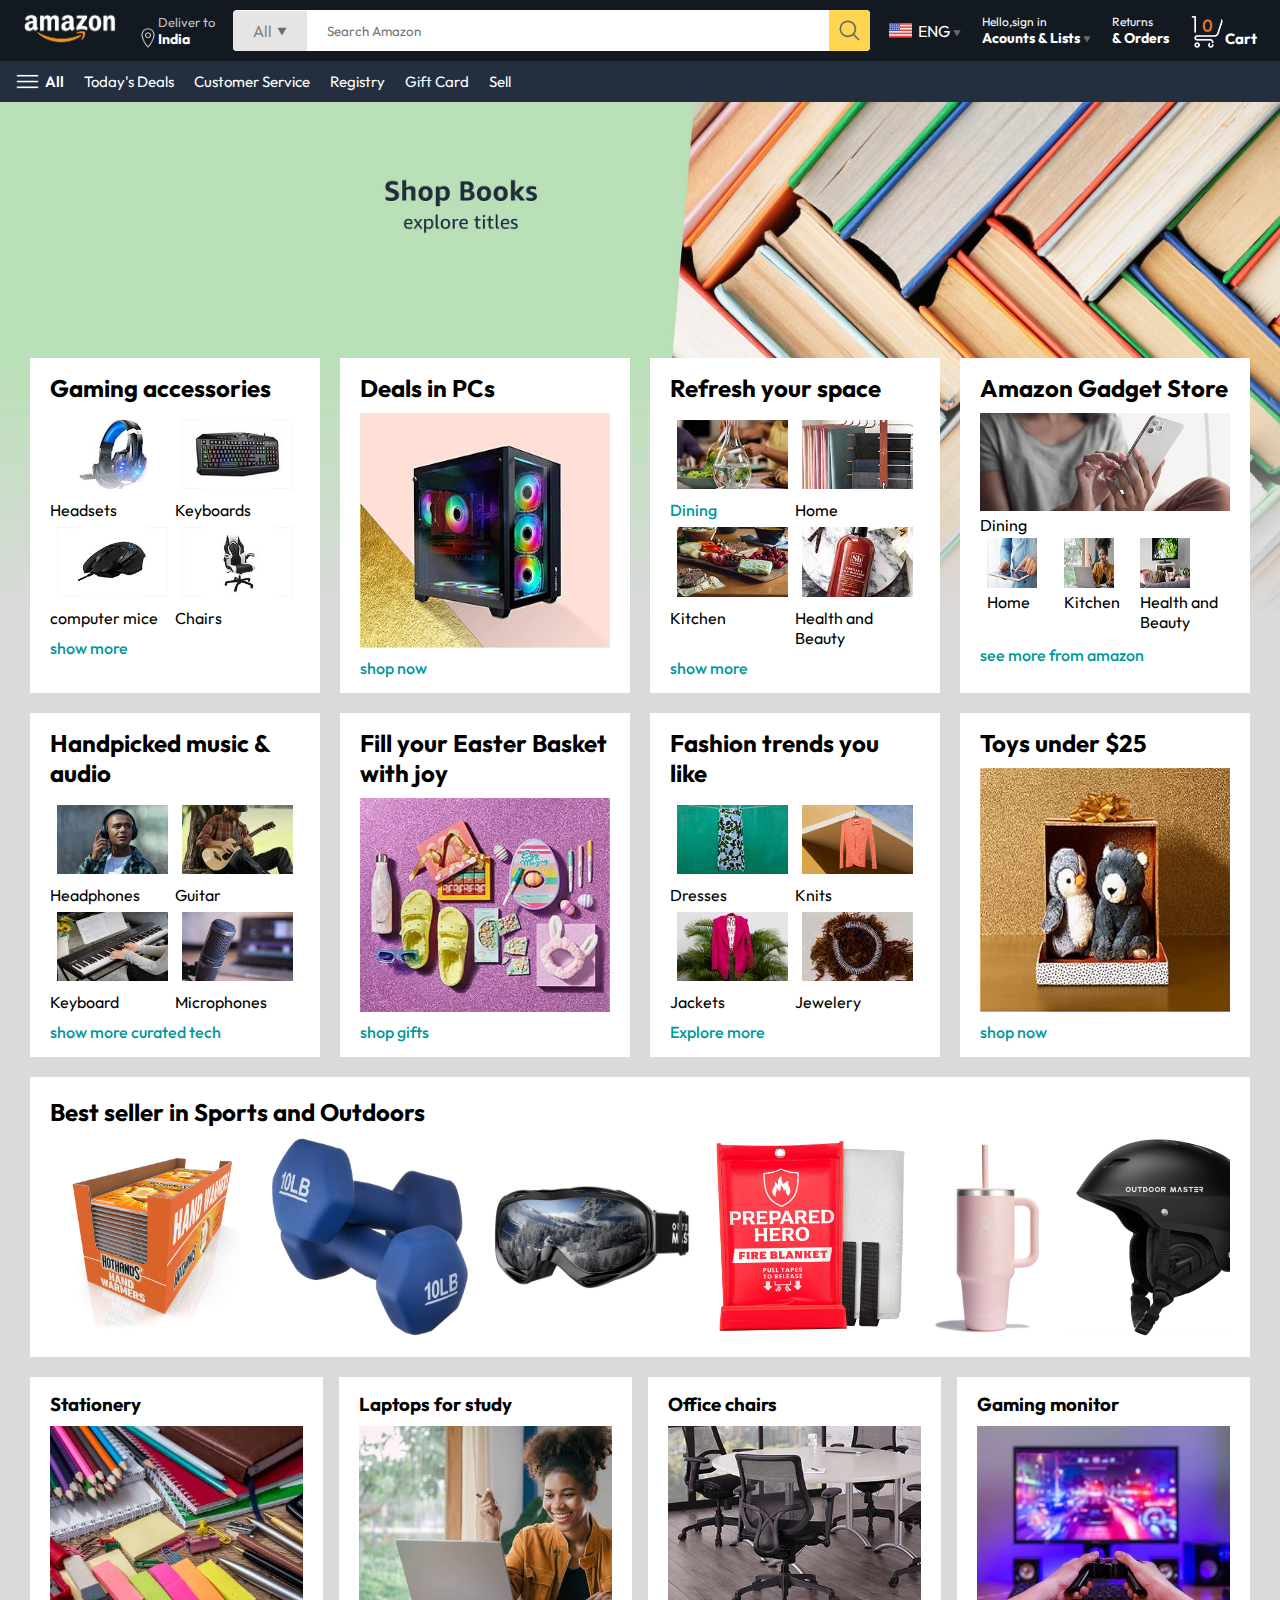
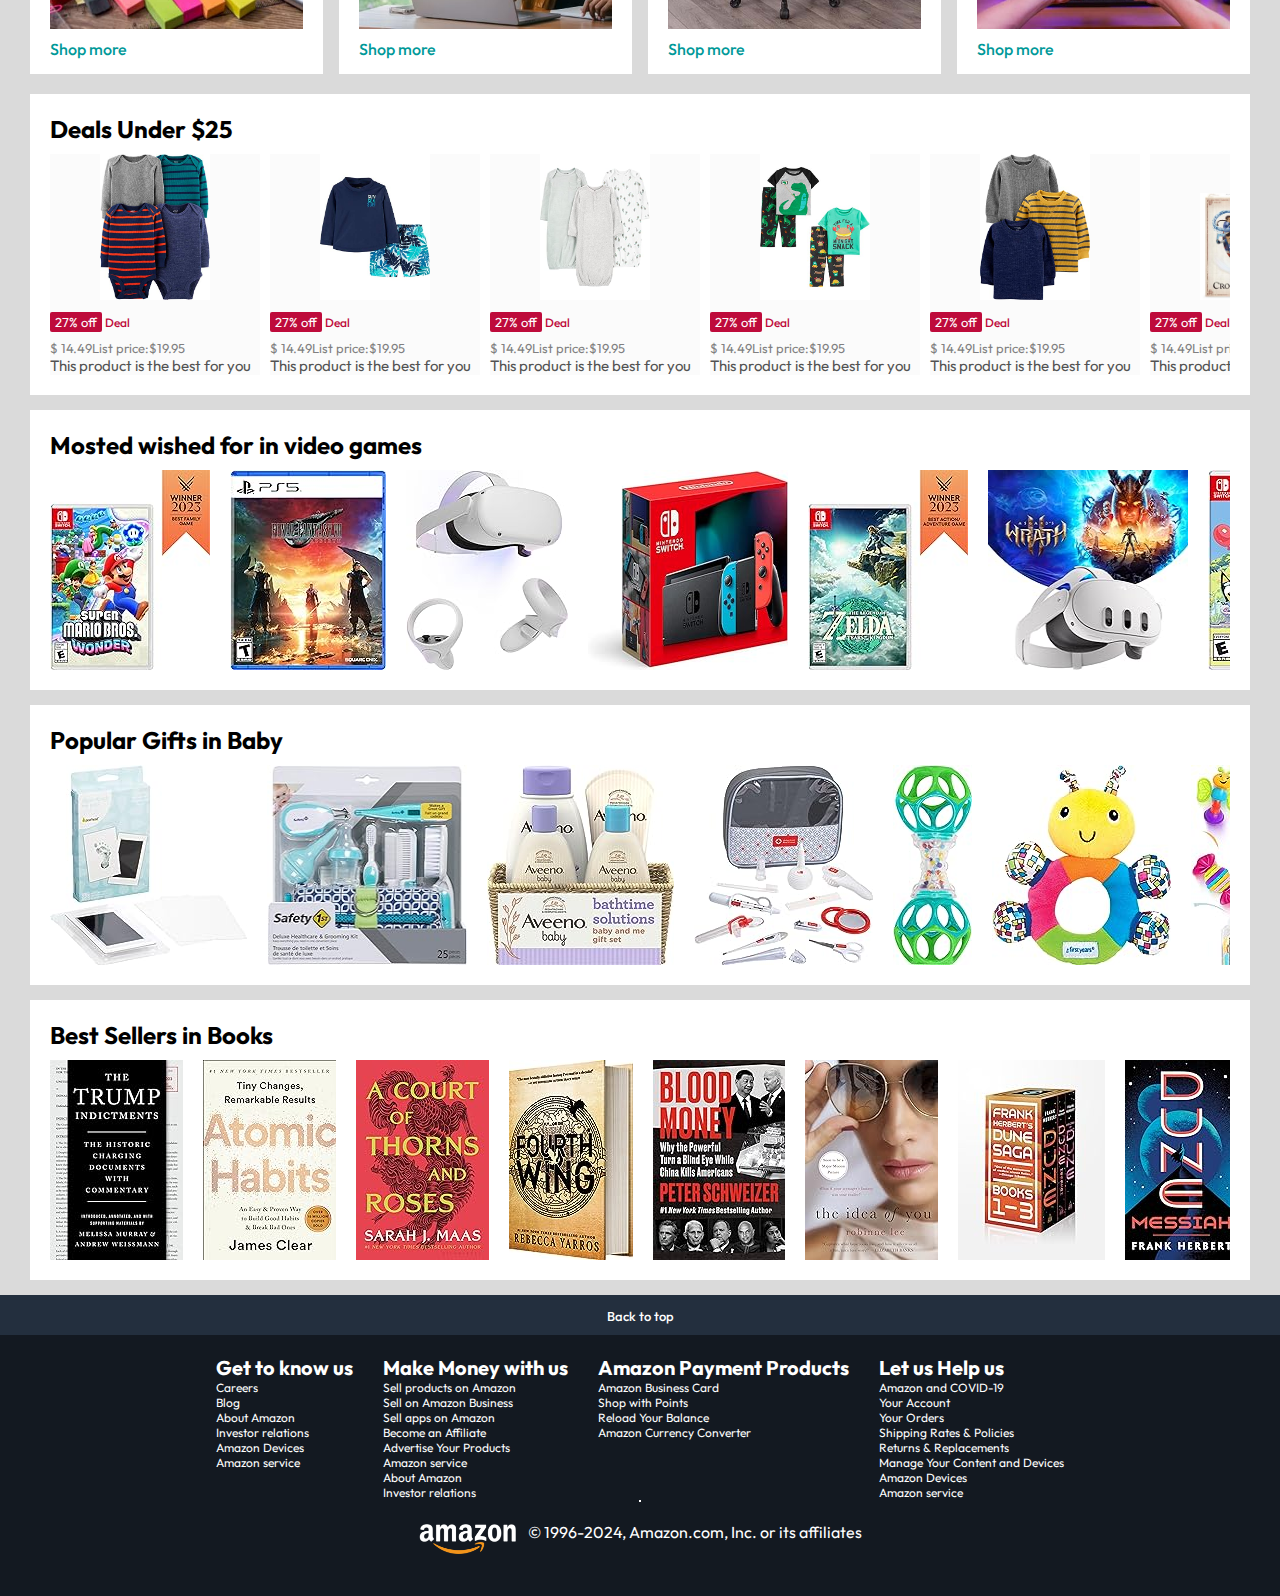
<file: docs/index.html>
<!DOCTYPE html>
<html lang="en">
<head>
    <meta charset="UTF-8">
    <meta name="viewport" content="width=device-width, initial-scale=1.0">
    <title>Amazon Clone</title>
    <link rel="stylesheet" href="./styles.css">
    <link rel="preconnect" href="https://fonts.googleapis.com">
    <link rel="preconnect" href="https://fonts.gstatic.com" crossorigin>
    <link rel="stylesheet" href="https://cdnjs.cloudflare.com/ajax/libs/font-awesome/6.5.1/css/all.min.css" integrity="sha512-DTOQO9RWCH3ppGqcWaEA1BIZOC6xxalwEsw9c2QQeAIftl+Vegovlnee1c9QX4TctnWMn13TZye+giMm8e2LwA==" crossorigin="anonymous" referrerpolicy="no-referrer" />
    <link href="https://fonts.googleapis.com/css2?family=Outfit:wght@100..900&display=swap" rel="stylesheet">
</head>
<body>
    <nav class="nav-bar" id="top-layer">
        <a href="#"><img class="logo border" src="./images/amazon_logo.png" alt="logo"></a>
        <div class="location border">
            <img src="./images/location_icon.png">
            <div class="text">
                <p>Deliver to</p>
                <h1>India</h1>
            </div>   
        </div>
        <div class="nav-search">
            <div class="nav-search-catageory">
                <p>All</p>
                <img src="./images/dropdown_icon.png" alt="drop-down-img">
            </div>
            <input type="text" class="nav-search-text" placeholder="Search Amazon">
            <img src="./images/search_icon.png" class="nav-search-icon" alt="search-icon">
        </div>
        <div class="language border">
            <img src="./images/us_flag.png" alt="us_flag" class="flag">
            <p>ENG 
            <img src="./images/dropdown_icon.png" alt="drop-donw-img" class="drop-down-img"></p>
        </div>
        <div class="text1 border">
            <a href="./page02.html">
                <p>Hello,sign in</p>
                <h1>Acounts & Lists <img src="./images/dropdown_icon.png" alt="drop-donw-img" class="drop-down-img"></h1>
            </a>
        </div>
        <div class="text1 border">
            <a href="#">
                <p>Returns</p>
                <h1>& Orders</h1>
            </a>
        </div>
        <div class="cart border">
            <img src="./images/cart_icon.png" alt="cart_icon" class="cart-img">
            <div class="txt"><h5>Cart</h5></div>
        </div>
    </nav>
    <div class="nav-bottom">
        <div class="menu">
            <img src="./images/menu_icon.png" alt="menu_icon" class="menu_icon">
            <p>All</p>
        </div>
        <p>Today's Deals</p>
        <p>Customer Service</p>
        <p>Registry</p>
        <p>Gift Card</p>
        <p>Sell</p>
    </div>
    <div class="header">
        <a href="#" class="prev"><i class="fa-solid fa-less-than"></i></a>
        <a href="#" class="next"><i class="fa-solid fa-greater-than"></i></a>
        <ul>
            <img src="./images/header1.jpg" alt="header_img" class="header-img">
            <img src="./images/header2.jpg" alt="header_img" class="header-img">
            <img src="./images/header3.jpg" alt="header_img" class="header-img">
            <img src="./images/header4.jpg" alt="header_img" class="header-img">
            <img src="./images/header5.jpg" alt="header_img" class="header-img">
            <img src="./images/header6.jpg" alt="header_img" class="header-img">
        </ul>
    </div>
    <div class="rows">
        <div class="cols first">
            <h3>Gaming accessories</h3>
            <div class="items1 to-to">
                <div class="item1">
                    <img src="./images/headset.jpg" class="header-img">
                    <p> Headsets</p>
                </div>
                <div class="item2 "> 
                    <img src="./images/keyboard.jpg" class="keyboard-img">
                    <p>Keyboards</p>
                </div>
                <div class="item1">
                    <img src="./images/mouse.jpg" class="mouse-img">
                    <p>computer mice</p>
                </div>
                <div class="item1">
                    <img src="./images/chair.jpg" class="chair-img">
                    <p>Chairs</p>
                </div>
            </div>
            <a href="#">show more</a>
        </div>
        <div class="cols second one">
            <h3>Deals in PCs</h3>
            <img src="./images/cpu.jpg" class="cpu-img">
            <a href="#">shop now</a>
        </div>
        <div class="cols third">
            <h3>Refresh your space</h3>
                <div class="items3 to-to">
                    <div class="item3">
                        <a href="#"><img src="./images/dining.jpg" class="dining-img">
                            <p>Dining</p></a>
                    </div>
                    <div class="item3">
                        <img src="./images/home.jpg" class="home-img">
                        <p>Home</p>
                    </div>
                    <div class="item3">
                        <img src="./images/kitchen.jpg" class="kitchen-img">
                        <p>Kitchen</p>
                    </div>
                    <div class="item3">
                        <img src="./images/health and beauty.jpg" class="health-and-beauty-img">
                        <p>Health and Beauty</p>
                    </div>
                </div>
            <a href="#">show more</a>
        </div>
        <div class="cols fourth">
            <h3>Amazon Gadget Store</h3>
                <div class="items4 one-tr">
                    <div class="item4">
                        <img src="./images/smartphones.jpg" class="smartphones-img">
                        <p>Dining</p>
                    </div>
                    <div class="sub-div">
                        <div class="item4">
                            <img src="./images/tablets.jpg" class="tablets-img">
                            <p>Home</p>
                        </div>
                        <div class="item4">
                            <img src="./images/laptops.jpg" class="laptops-img">
                            <p>Kitchen</p>
                        </div>
                        <div class="item4">
                            <img src="./images/tvs.jpg" class="tv-img">
                            <p>Health and Beauty</p>
                        </div>
                    </div>
                </div>
            <a href="#">see more from amazon</a>
        </div>
        <div class="cols fifth">
            <h3>Handpicked music & audio</h3>
            <div class="items5 to-to">
                <div class="item5">
                    <img src="./images/headphones.jpg" class="headephones-img">
                    <p> Headphones</p>
                </div>
                <div class="item2">
                    <img src="./images/guitar.jpg" class="guitar-img">
                    <p>Guitar</p>
                </div>
                <div class="item1">
                    <img src="./images/musical-keyboard.jpg" class="musical-keyboard-img">
                    <p>Keyboard</p>
                </div>
                <div class="item1">
                    <img src="./images/microphones.jpg" class="microphones-img">
                    <p>Microphones</p>
                </div>
            </div>
            <a href="#">show more curated tech</a>
        </div>
        <div class="cols sixth one">
            <h3>Fill your Easter Basket with joy</h3>
            <img src="./images/gifts.jpg" class="gifts">
            <a href="#">shop gifts</a>
        </div>
        <div class="cols seventh ">
            <h3>Fashion trends you like</h3>
                <div class="items7 to-to">
                    <div class="item7">
                        <img src="./images/dresses.jpg" class="dresses-img">
                        <p>Dresses</p>
                    </div>
                    <div class="item7">
                        <img src="./images/knits.jpg" class="Knits-img">
                        <p>Knits</p>
                    </div>
                    <div class="item7">
                        <img src="./images/jackets.jpg" class="jackets-img">
                        <p>Jackets</p>
                    </div>
                    <div class="item7">
                        <img src="./images/jeweley.jpg" class="Jewelery-img">
                        <p>Jewelery</p>
                    </div>
                </div>
            <a href="#">Explore more</a>
        </div>
        <div class="cols eigth one">
            <h3>Toys under $25</h3>
            <img src="./images/toys.jpg" class="toys">
            <a href="#">shop now</a>
        </div>
        <div class="cols nine one">
            <h3>Gaming monitor</h3>
            <img src="./images/box3-4.jpg">
            <a href="#">Shop more</a>
        </div>

    </div>
    <div class="product-slider">
        <h2>Best seller in Sports and Outdoors</h2>
        <div class="products">
                <img src="./images/product1-1.jpg">
                <img src="./images/product1-2.jpg">
                <img src="./images/product1-3.jpg">
                <img src="./images/product1-4.jpg">
                <img src="./images/product1-5.jpg">
                <img src="./images/product1-6.jpg">
                <img src="./images/product1-7.jpg">
                <img src="./images/product1-8.jpg">
                <img src="./images/product1-9.jpg">
                <img src="./images/product1-10.jpg">
        </div>
    </div>
    <div class="box-row">
        <div class="box-col">
            <h3>Stationery</h3>
            <img src="./images/box3-1.jpg">
            <a href="#">Shop more</a>
        </div>
        <div class="box-col">
            <h3>Laptops for study</h3>
            <img src="./images/box3-2.jpg">
            <a href="#">Shop more</a>
        </div>
        <div class="box-col">
            <h3>Office chairs</h3>
            <img src="./images/box3-3.jpg">
            <a href="#">Shop more</a>
        </div>
        <div class="box-col">
            <h3>Gaming monitor</h3>
            <img src="./images/box3-4.jpg">
            <a href="#">Shop more</a>
        </div>
    </div>
    <div class="product-slider-with-price">
        <h2>Deals Under $25</h2>
        <div class="products">
            <div class="product-card">
                <div class="products-img-container">
                    <img src="./images/product2-1.jpg">
                </div>
                <div class="product-offer">
                    <p>27% off</p> <span>Deal</span>
                </div>
                <p class="product-price">$ <span>14.49</span>List price:$19.95</p>
                <h4>This product is the best for you</h4>
            </div>
            <div class="product-card">
                <div class="products-img-container">
                    <img src="./images/product2-2.jpg">
                </div>
                <div class="product-offer">
                    <p>27% off</p> <span>Deal</span>
                </div>
                <p class="product-price">$ <span>14.49</span>List price:$19.95</p>
                <h4>This product is the best for you</h4>
            </div>
            <div class="product-card">
                <div class="products-img-container">
                    <img src="./images/product2-3.jpg">
                </div>
                <div class="product-offer">
                    <p>27% off</p> <span>Deal</span>
                </div>
                <p class="product-price">$ <span>14.49</span>List price:$19.95</p>
                <h4>This product is the best for you</h4>
            </div>
            <div class="product-card">
                <div class="products-img-container">
                    <img src="./images/product2-4.jpg">
                </div>
                <div class="product-offer">
                    <p>27% off</p> <span>Deal</span>
                </div>
                <p class="product-price">$ <span>14.49</span>List price:$19.95</p>
                <h4>This product is the best for you</h4>
            </div>
            <div class="product-card">
                <div class="products-img-container">
                    <img src="./images/product2-5.jpg">
                </div>
                <div class="product-offer">
                    <p>27% off</p> <span>Deal</span>
                </div>
                <p class="product-price">$ <span>14.49</span>List price:$19.95</p>
                <h4>This product is the best for you</h4>
            </div>
            <div class="product-card">
                <div class="products-img-container">
                    <img src="./images/product2-6.jpg">
                </div>
                <div class="product-offer">
                    <p>27% off</p> <span>Deal</span>
                </div>
                <p class="product-price">$ <span>14.49</span>List price:$19.95</p>
                <h4>This product is the best for you</h4>
            </div>
            <div class="product-card">
                <div class="products-img-container">
                    <img src="./images/product2-7.jpg">
                </div>
                <div class="product-offer">
                    <p>27% off</p> <span>Deal</span>
                </div>
                <p class="product-price">$ <span>14.49</span>List price:$19.95</p>
                <h4>This product is the best for you</h4>
            </div>
            <div class="product-card">
                <div class="products-img-container">
                    <img src="./images/product2-8.jpg">
                </div>
                <div class="product-offer">
                    <p>27% off</p> <span>Deal</span>
                </div>
                <p class="product-price">$ <span>14.49</span>List price:$19.95</p>
                <h4>This product is the best for you</h4>
            </div>
            <div class="product-card">
                <div class="products-img-container">
                    <img src="./images/product2-9.jpg">
                </div>
                <div class="product-offer">
                    <p>27% off</p> <span>Deal</span>
                </div>
                <p class="product-price">$ <span>14.49</span>List price:$19.95</p>
                <h4>This product is the best for you</h4>
            </div>
            <div class="product-card">
                <div class="products-img-container">
                    <img src="./images/product2-10.jpg">
                </div>
                <div class="product-offer">
                    <p>27% off</p> <span>Deal</span>
                </div>
                <p class="product-price">$ <span>14.49</span>List price:$19.95</p>
                <h4>This product is the best for you</h4>
            </div>
        </div>
    </div>
    <div class="product-slider">
        <h2>Mosted wished for in video games</h2>
        <div class="products">
                <img src="./images/products12-1.jpg ">
                <img src="./images/products12-2.jpg">
                <img src="./images/products12-3.jpg">
                <img src="./images/products12-4.jpg">
                <img src="./images/products12-5.jpg">
                <img src="./images/product12-6.jpg">
                <img src="./images/product12-7.jpg">
                <img src="./images/product12-8.jpg">
                <img src="./images/product12-9.jpg">
                <img src="./images/product12-10.jpg">
        </div>
    </div>
    <div class="product-slider">
        <h2>Popular Gifts in Baby</h2>
        <div class="products">
                <img src="./images/products13-1.jpg ">
                <img src="./images/products13-2.jpg">
                <img src="./images/products13-3.jpg">
                <img src="./images/products13-4.jpg">
                <img src="./images/products13-5.jpg">
                <img src="./images/products13-6.jpg">
                <img src="./images/products13-7.jpg">
                <img src="./images/products13-8.jpg">
                <img src="./images/products13-9.jpg">
                <img src="./images/products13-10.jpg">
        </div>
    </div>
    <div class="product-slider">
        <h2>Best Sellers in Books</h2>
        <div class="products">
                <img src="./images/products14-1.jpg ">
                <img src="./images/products14-2.jpg">
                <img src="./images/products14-3.jpg">
                <img src="./images/products14-4.jpg">
                <img src="./images/products14-5.jpg">
                <img src="./images/products14-6.jpg">
                <img src="./images/products14-7.jpg">
                <img src="./images/products14-8.jpg">
                <img src="./images/products14-9.jpg">
                <img src="./images/products14-10.jpg">
        </div>
    </div>
    <div class="footer-top">
        <a href="#top-layer">Back to top</a>
    </div>      
    <footer>
        <div class="text-container">
            <div class="text">
                <h6>Get to know us</h6>
                
                    <a href="#"><li>Careers</li></a>
                    <a href="#"><li>Blog</li></a>
                    <a href="#"><li>About Amazon</li></a>
                    <a href="#"><li>Investor relations</li></a>
                    <a href="#"><li>Amazon Devices</li></a>    
                    <a href="#"><li>Amazon service</li></a>
                
            </div>
            <div class="text">
                <h6>Make Money with us</h6>
                <a href="#"><li>Sell products on Amazon</li></a>
                <a href="#"><li>Sell on Amazon Business</li></a>
                <a href="#"><li>Sell apps on Amazon</li></a>
                <a href="#"><li>Become an Affiliate</li></a>
                <a href="#"><li>Advertise Your Products</li></a>    
                <a href="#"><li>Amazon service</li></a>
                <a href="#"><li>About Amazon</li></a>
                <a href="#"><li>Investor relations</li></a>
            </div>
            <div class="text">
                <h6>Amazon Payment Products</h6>
                <a href="#"><li>Amazon Business Card</li></a>
                <a href="#"><li>Shop with Points</li></a>
                <a href="#"><li>Reload Your Balance</li></a>
                <a href="#"><li>Amazon Currency Converter</li></a>
            </div>
            <div class="text">
                <h6>Let us Help us</h6>
                
                    <li>Amazon and COVID-19</li>
                    <li>Your Account</li>
                    <li>Your Orders</li>
                    <li>Shipping Rates & Policies</li>
                    <li>Returns & Replacements</li>
                    <li>Manage Your Content and Devices</li>
                    <a href="#"><li>Amazon Devices</li></a>    
                    <a href="#"><li>Amazon service</li></a>
                
            </div>
        </div>
        <hr color="white">
        <div class="main-footer">
            <img src="./images/amazon_logo.png" width="100" alt="">
            <p>© 1996-2024, Amazon.com, Inc. or its affiliates</p>
        </div>
    </footer>
</body>
<script>
    const images=document.querySelectorAll(".header img");
    const prev=document.querySelector(".prev");
    const next=document.querySelector(".next");
    let n=0;
    const changeImage=()=>{
    images.forEach((img,index)=>{
    img.style.display='none';
    });
    images[n].style.display='block';
    }
    changeImage();
    prev.addEventListener("click",(ev)=>{
    if(n>0){
    n--;
    changeImage();
    }else{
    n=images.length-1;
    }
    });
    next.addEventListener("click",(ev)=>{
    if(n<images.length-1){
    n++;
    changeImage();
    }else{
    n=0;
    }
    });
</script>
</html>
</file>
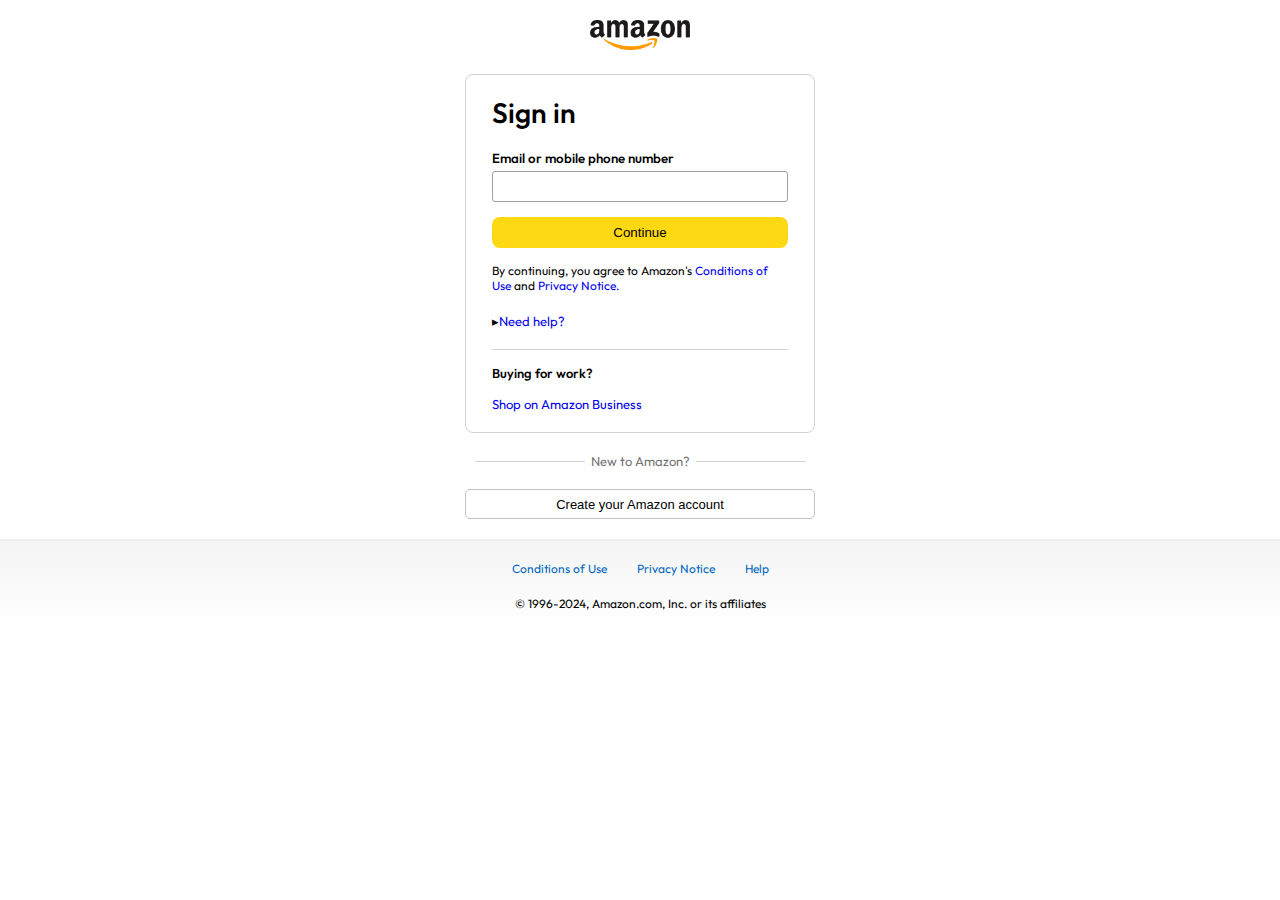
<file: docs/page02.html>
<!DOCTYPE html>
<html lang="en">
<head>
    <meta charset="UTF-8">
    <meta name="viewport" content="width=device-width, initial-scale=1.0">
    <title>Sign-in</title>
    <link rel="stylesheet" href="./sign-in.css"> 
    <link rel="preconnect" href="https://fonts.googleapis.com">
    <link rel="preconnect" href="https://fonts.gstatic.com" crossorigin>
    <link href="https://fonts.googleapis.com/css2?family=Outfit:wght@100..900&display=swap" rel="stylesheet">
    <link rel="stylesheet" href="https://cdnjs.cloudflare.com/ajax/libs/font-awesome/6.5.1/css/all.min.css" integrity="sha512-DTOQO9RWCH3ppGqcWaEA1BIZOC6xxalwEsw9c2QQeAIftl+Vegovlnee1c9QX4TctnWMn13TZye+giMm8e2LwA==" crossorigin="anonymous" referrerpolicy="no-referrer" />
</head>
<body>
    <a href="./index.html"><img class="logo" src="./images/amazon_logo_dark.png" width="100px" alt=""></a>
    <div class="login-container">
        <h1 class="login-title">Sign in</h1>
        <h5 class="input-lable">Email or mobile phone number</h5>
        <input type="text" >
        <button>Continue</button>
        <p class="login-condition">By continuing, you agree to Amazon's <span><a href="#">Conditions of Use</a></span> and <span><a href="#">Privacy Notice.</a></span></p>
        <p class="login-help">&#9656<span><a href="#">Need help?</a></span></p>
        <hr>
        <h4>Buying for work?</h4>
        <p class="login-business"><span><a href="#">Shop on Amazon Business</a></span></p>
    </div>
    <div class="login-section-text">
        <hr><p>New to Amazon?</p><hr>
    </div>
    <a href="./page03.html"><button class="login-signup-btn">Create your Amazon account</button></a>
    <footer>
        <div class="footer-links">
            <a href="#"> Conditions of Use </a>
            <a href="#"> Privacy Notice </a>
            <a href="#"> Help </a>
        </div>
        <p class="footer-copyright">
            © 1996-2024, Amazon.com, Inc. or its affiliates
        </p>
    </footer>
</body>
</html>
</file>
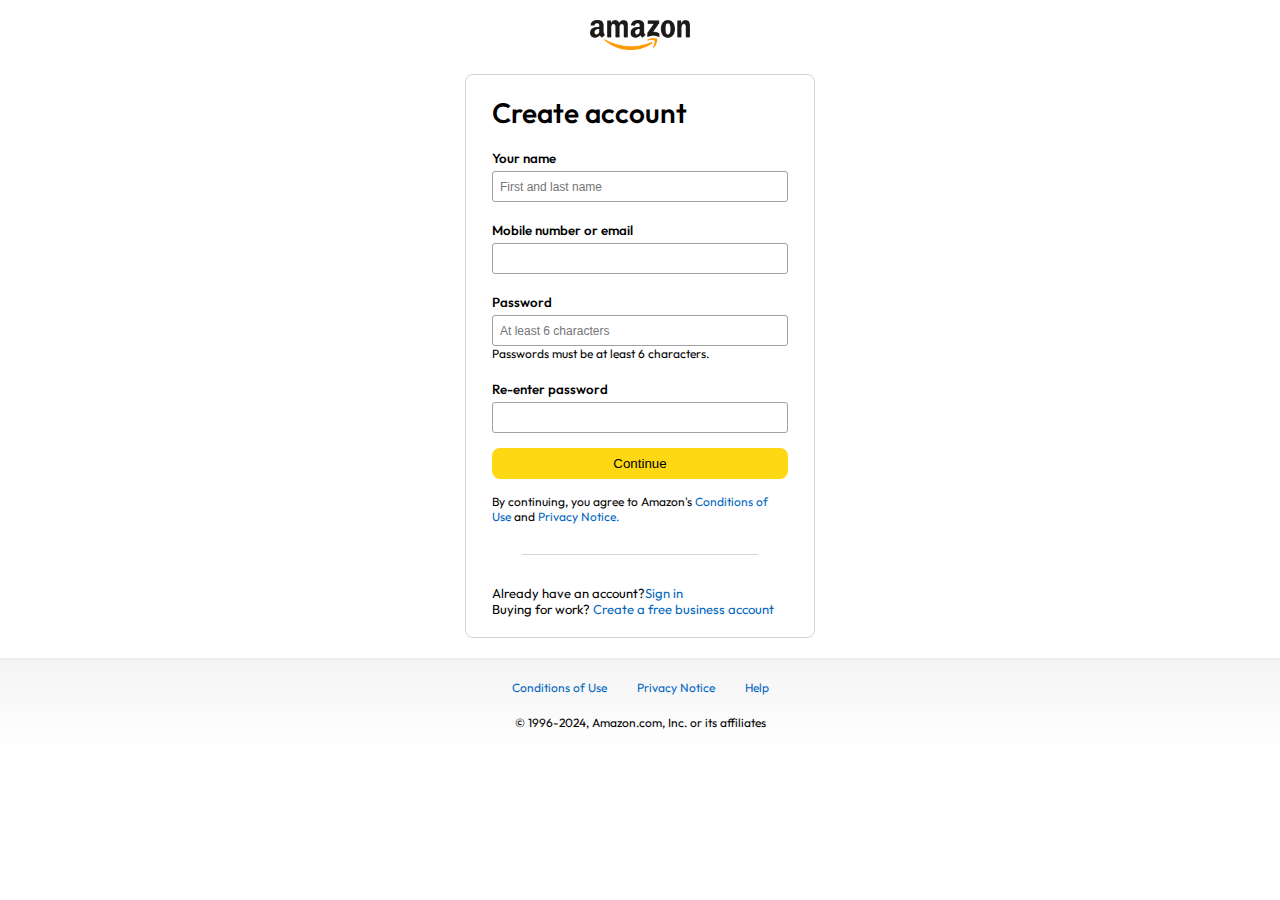
<file: docs/page03.html>
<!DOCTYPE html>
<html lang="en">
<head>
    <meta charset="UTF-8">
    <meta name="viewport" content="width=device-width, initial-scale=1.0">
    <title>Sign-up</title>
    <link href="./sign-up.css" rel="stylesheet">
    <link rel="preconnect" href="https://fonts.googleapis.com">
    <link rel="preconnect" href="https://fonts.gstatic.com" crossorigin>
    <link href="https://fonts.googleapis.com/css2?family=Outfit:wght@100..900&display=swap" rel="stylesheet">
    <link rel="stylesheet" href="https://cdnjs.cloudflare.com/ajax/libs/font-awesome/6.5.1/css/all.min.css" integrity="sha512-DTOQO9RWCH3ppGqcWaEA1BIZOC6xxalwEsw9c2QQeAIftl+Vegovlnee1c9QX4TctnWMn13TZye+giMm8e2LwA==" crossorigin="anonymous" referrerpolicy="no-referrer" />
</head>
<body>
    <a href="./index.html"><img class="logo" src="./images/amazon_logo_dark.png" width="100px" alt=""></a>
    <div class="login-container">
        <h1 class="login-title">Create account</h1>
        <h5 class="input-lable">Your name</h5>
        <input type="text" placeholder="First and last name">
        <h5 class="input-lable">Mobile number or email</h5>
        <input type="text" >
        <h5 class="input-lable">Password</h5>
        <input type="password" placeholder="At least 6 characters">
        <p style="font-size: 12px;">Passwords must be at least 6 characters.</p>
        <h5 class="input-lable">Re-enter password</h5>
        <input type="password" >
        <button>Continue</button>
        <p class="login-condition">By continuing, you agree to Amazon's <span>Conditions of Use</span> and <span>Privacy Notice.</span></p>
        <hr style="margin:30px">
        <p style="font-size: 13px;">Already have an account?<a href="./page01.html">Sign in</a></p>
        <p style="font-size: 13px;">Buying for work? <a href="#">Create a free business account</a></p>
    </div>
    <footer>
        <div class="footer-links">
            <a href="#"> Conditions of Use </a>
            <a href="#"> Privacy Notice </a>
            <a href="#"> Help </a>
        </div>
        <p class="footer-copyright">
            © 1996-2024, Amazon.com, Inc. or its affiliates
        </p>
    </footer>
</body>
</html>
</file>
<file: docs/styles.css>
*{
    margin:0;
    padding: 0;
    box-sizing: border-box;
    font-family: "Outfit", sans-serif;
}
body{
    background-color: #dadada;
}
a{
    text-decoration: none;
    color: inherit;
}
nav{
    display: flex;
    justify-content: space-between;
    align-items: center;
    background-color: #131921;
    color: #ffffff;
    padding: 10px 20px;
}
nav .logo{
    width: 100px;
}
.location{
    display: flex;
    align-items: end;
    color: #c4c4c4;
    margin-left: 15px;
    justify-content: center;
    font-size: 13px;
}
.location img{
    height: 20px;
}
.location h1{
    color: white;
    font-size: 14px;
}
.nav-search{
    display: flex;
    flex: 1;
    align-items: center;
    color: gray;
    max-width: 1000px;
    background-color: white;
    border-radius: 4px;
    margin-left: 15px;
}
.nav-search-catageory{
    display: flex;
    align-items: center;
    background-color: #e5e5e5;
    padding: 10px 20px;
    gap: 5px;
    border-radius: 4px 0 0 4px;
}
.nav-search-catageory img{
    height: 10px;
}
.nav-search-text{
    border: none;
    outline:none;
    padding-left: 20px;
    width: 100%;
}
.nav-search-icon{
    max-width: 41px;
    background-color: #ffd64f;
    padding: 8px;
    border-radius: 0px 4px 4px 0px;
}
.language{
    display: flex;
    align-items: center;
    margin-left: 15px;
    gap: 5px;
}
.language .flag{
    width:25px;
}
.drop-down-img{
    width: 8px;
    margin-top: 3px;
}
.text1{
    margin-left:15px;
}
.text1 p{
    font-size: 12px;
}
.text1 h1{
    font-size: 14px;
}
.cart{
    display: flex;
    text-align: center;
    margin-left: 15px;
}
.cart-img{
    width: 35px;
}
.cart .txt{
    display: flex;
    align-items: end;
    font-size: 18px;
}
.nav-bottom{
    display: flex;
    align-items: center;
    padding: 8px 15px;
    color: white;
    background-color: #232f3e;
    gap: 20px;
    font-size: 15px;
}
.menu{
    display: flex;
    align-items: center;
    gap:5px;
    font-weight: 600;
}
.menu_icon{
    width: 25px;
}   
.header ul{
    display: flex;
    overflow-y: hidden;
}
.header-img{
    max-width: 100%;
    mask-image: linear-gradient(to bottom,#000000 50%,transparent 100%) ;
}
.header a{
    position: absolute;
    top:30%;
    z-index:1;
    color:rgb(34, 32, 32);
    font-size:50px;
    font-weight: lighter;
    padding:5vh 1vw;
    cursor: pointer;
}
.next{
    right: 0;
}
.rows{
    display: grid;
    grid-template-columns: repeat(4,1fr );    
    gap: 20px;
    margin: 20px 30px;
    margin-top: -20vw;
}
.rows p{
    font-size: 1rem;
}
.rows h3{
    font-size: 1.5rem;
}
.cols{
    display: flex;
    flex-direction: column;
    gap: 10px;
    padding: 15px 20px;
    background: #fff;
    z-index:1;
}
.to-to img{
    width: 100%;
    height: auto;
    padding: 7px 7px;
}
.to-to{
    display: grid;
    grid-template-columns: 1fr 1fr;
}
.one img{
    width:100%;
    height: 80%; 
}
.smartphones-img{
    width: 100%;
    height: auto;
}
.sub-div{
    display: flex;
    gap: 5px;
    padding: 3px 7px;
}
.sub-div img{
    width: 30%;
    min-width: 50px;
    min-height: 50px;
}
.rows a{
    font-size: 0.8 rem;
    color: #009999;
    font-weight: 500;
}
.rows a:hover{
    font-size: 0.80rem;
    color: red;
    font-weight: 500;
    text-decoration: underline;
}
.product-slider{
    background-color: #fff;
    margin: 0 30px;
    padding: 20px;
    margin-bottom:15px;
}
.products{
    display: flex;
    gap: 20px;
    overflow-x: auto;
    margin-top: 10px;
}
.products img{
    max-width: 200px;
    max-height: 200px;
}
.box-row{
    display: flex;
    flex-wrap: wrap;
    row-gap: 20px;
    justify-content: space-between;
    margin: 20px 30px;
}
.box-col{
    display:flex;
    flex-direction: column;
    gap:10px;
    padding: 15px 20px;
    background: #fff;
    max-width: 24%;
    min-height: 200px;
}
.box-row a{
    font-weight: 13px;
    color: #009999;
    font-weight: 500;
}
.product-slider-with-price{
    background-color: #fff;
    margin: 0 30px;
    padding: 20px;
    margin-bottom: 15px;
}
.product-slider-with-price .products{
    display: flex;
    overflow-x: auto;
    gap: 10px;
    margin-top: 10px;
}
.product-slider-with-price .products::-webkit-scrollbar{
    display: none;
}
.product-card{
    display: flex;
    flex-direction: column;
    justify-content: end;
    min-width: 210px;
    background: #fbfbfb;
}
.product-card img{
    width:110px;
    margin:0 50px;
}
.product-offer p{
    background-color: #be0b3b;
    color: #fff;
    display: inline-block;
    padding: 2px 5px;
    border-radius: 2px;
    margin: 8px 0;
    font-size: 13px;
}
.product-offer span{
    color:#be0b3b;
    font-weight: 500;
    font-size: 12px;
}
.product-price{
    color: gray;
    font-size: 13px;
}
.product-card h4{
    color:#525252;
    font-size: 15px;
    font-weight: 400;
}
.border{
    border: 3px solid transparent;
}
.border:hover{
    border: 1.5px solid white;
    cursor: pointer;
}
.cols.nine.one {
    display: none;
}
.footer-top{
    width: 100%;
    background-color: #232f3e;
    text-align: center;
    padding: 10px;
}
.footer-top a{
    color: white;
    font-weight: 500;
    font-size: 13px;
}
.footer-top:hover{
    background-color: gray;
}
.container{
    width: 100%;
    background-color: #131921;
}
.text-container{
    display: flex;
    justify-content: space-evenly;
    gap: 30px;
    font-weight: 400;
}
.text-container h6{
    font-size: 20px;
}
.text-container .text li{
    list-style: none;
    font-size: 12px;
}
.text-container a{
    text-decoration: none;
    color: white;
}
.main-footer{
    display: flex;
    padding: 20px;
    gap: 10px;
}
footer {
    display: flex;
    flex-direction: column;
    justify-content: space-between;
    align-items: center;
    color: white;
    background-color: #131921;
    padding: 20px 60px;
}
@media only screen and (max-width: 900px){
    nav{
        flex-wrap: wrap;
    }
    .nav-search{
        order: 7;
        margin: 15px 0 5px;
        min-width: 300px;
    }
    .rows {
        grid-template-columns: repeat(3, 1fr);
        margin: 20px 15px;
      }
    
      .cols {
        padding: 10px;
      }
      .cols.nine.one {
        display: flex; 
      }
}

@media only screen and (max-width: 600px){
    .location, .language, .text1, .cart{
        display: none;
    }
    .nav-bottom{
        font-size: 13px;
        gap: 10px;
        overflow-x: scroll;
    }
    .nav-bottom::-webkit-scrollbar{
       display: none;
    }
    .nav-search{
        position: absolute;
        left: 150px;
        top: -10px;
    }
    .nav-bottom p{
        text-wrap: nowrap;
    }
    .mobile-user-icon{
        display: flex !important;
        flex: 1;
        justify-content: flex-end;
    }
    .mobile-user-icon img{
        width: 25px;
    }
    .nav-cart h4{
        display: none;
    }
    .nav-cart img{
        width: 25px;
    }
    .header-slider a{
        top: 24%;
        padding: 2vh 1vw;
        font-size: 15px;
    }
    footer{
        justify-content: center;
        flex-direction: column;
        font-size: 14px;
    }
    .rows{
        grid-template-columns: repeat(2, 1fr);
        margin: 20px 10px;
    }
    .cols{
        padding: 8px;
    }
    .cols.nine.one {
        display: none;
    }
}
</file>
<file: docs/sign-in.css>
*{
    padding: 0;
    margin: 0;
    box-sizing: border-box;
    text-decoration: none;
}
body{
    background-color: #ffffff;
    text-align: center;
    font-family: Outfit;
    min-height: 100vh;
}
.logo{
    margin-top: 20px;
}
.login-container{
    max-width:350px;
    border: 1px solid #d2d2d2;
    margin: auto;
    margin-top: 20px;
    padding: 20px 26px;
    border-radius: 8px;
    text-align: left;
}

.login-container h1,.login-container h4,.login-container h5{
    font-weight:550;
}
.login-title{
    font-size: 28px;
    font-weight: 400;
}
.input-lable{
    margin-top: 20px;
}
.login-container input{
    width: 100%;
    height: 31px;
    margin-top: 5px;
    padding: 3px 7px;
    border: 1px solid #a0a0a0;
    border-radius: 3px;
    font-size: 12px;
}
.login-container input:focus{
    outline: 3px solid #c2f2ff;
}
.login-container button{
    width: 100%;
    height: 31px;
    margin: 15px 0px;
    background: #FFD814;
    border: none;
    border-radius: 8px;
    cursor: pointer;
}
.login-container button:hover{
    background: #ebc712;
}
.login-condition{
    font-size: 12px;
}
.login-container p span{
    color: #0066c0;
}
.login-help{
    font-size: 13px;
    margin: 20px 0px;
}
hr{
    border: none;
    height: 1px;
    background-color: #d4d4d4;
}
.login-container h4{
    margin: 15px 0px;
    font-size: 13px;
}
.login-business{
    font-size: 13px;
}
.login-section-text{
    width: 350px;
    font-size: 13px;
    color: #737373;
    margin: 20px auto;
    display: flex;
    align-items: center;
    justify-content: center;
    gap: 6px;
}
.login-section-text hr{
    width: 110px;
}
.login-signup-btn{
    width: 350px;
    height: 30px;
    font-size: 13px;
    background-color: white;
    border-radius: 5px;
    border: 1px solid #c3c3c3;
}
.login-signup-btn:hover{
    background-color: #f1f1f1;
}

footer {
    width: 100%;
    height: auto;
    max-height: 200px;
    margin-top: 20px;
    padding: 20px 0px;
    background: linear-gradient(to bottom, #f4f4f4, #ffffff);
    border-top: 2px solid #ededed;
    font-size: 12px;
    position: relative;
    clear: both; 
}

footer .footer-links {
    display: flex;
    justify-content: center;
    gap: 30px;
    margin-bottom: 20px;
}
footer .footer-links a{
    text-decoration: none;
    color: #0066c0;
}
a,button{
    cursor: pointer;
}
</file>
<file: docs/sign-up.css>
*{
    padding: 0;
    margin: 0;
    box-sizing: border-box;
    text-decoration: none;
}
body{
    background-color: #ffffff;
    text-align: center;
    font-family: Outfit;
    min-height: 100vh;
}
.logo{
    margin-top: 20px;
}
.login-container{
    max-width:350px;
    border: 1px solid #d2d2d2;
    margin: auto;
    margin-top: 20px;
    padding: 20px 26px;
    border-radius: 8px;
    text-align: left;
}
.login-title{
    font-size: 28px;
    font-weight: 400;
}
.login-container h1,.login-container h4,.login-container h5{
    font-weight:550;
}
.input-lable{
    margin-top: 20px;
}
.login-container input{
    width: 100%;
    height: 31px;
    margin-top: 5px;
    padding: 3px 7px;
    border: 1px solid #a0a0a0;
    border-radius: 3px;
    font-size: 12px;
}
.login-container input:focus{
    outline: 3px solid #c2f2ff;
}
.login-container button{
    width: 100%;
    height: 31px;
    margin: 15px 0px;
    background: #FFD814;
    border: none;
    border-radius: 8px;
    cursor: pointer;
}
.login-container button:hover{
    background: #ebc712;
}
.login-condition{
    font-size: 12px;
}
.login-container p span{
    color: #0066c0;
}
.login-help{
    font-size: 13px;
    margin: 20px 0px;
}
hr{
    border: none;
    height: 1px;
    background-color: #d4d4d4;
}
.login-container h4{
    margin: 15px 0px;
    font-size: 13px;
}
.login-business{
    font-size: 13px;
}
.login-section-text{
    width: 350px;
    font-size: 13px;
    color: #737373;
    margin: 20px auto;
    display: flex;
    align-items: center;
    justify-content: center;
    gap: 6px;
}
.login-section-text hr{
    width: 110px;
}
.login-signup-btn{
    width: 350px;
    height: 30px;
    font-size: 13px;
    background-color: white;
    border-radius: 5px;
    border: 1px solid #c3c3c3;
}
.login-signup-btn:hover{
    background-color: #f1f1f1;
}

footer {
    width: 100%;
    height: auto;
    max-height: 200px;
    margin-top: 20px;
    padding: 20px 0px;
    background: linear-gradient(to bottom, #f4f4f4, #ffffff);
    border-top: 2px solid #ededed;
    font-size: 12px;
    position: relative; 
    clear: both; 
}

footer .footer-links {
    display: flex;
    justify-content: center;
    gap: 30px;
    margin-bottom: 20px;
}
a{
    text-decoration: none;
    color: #0066c0;
    cursor: pointer;
}
</file>
